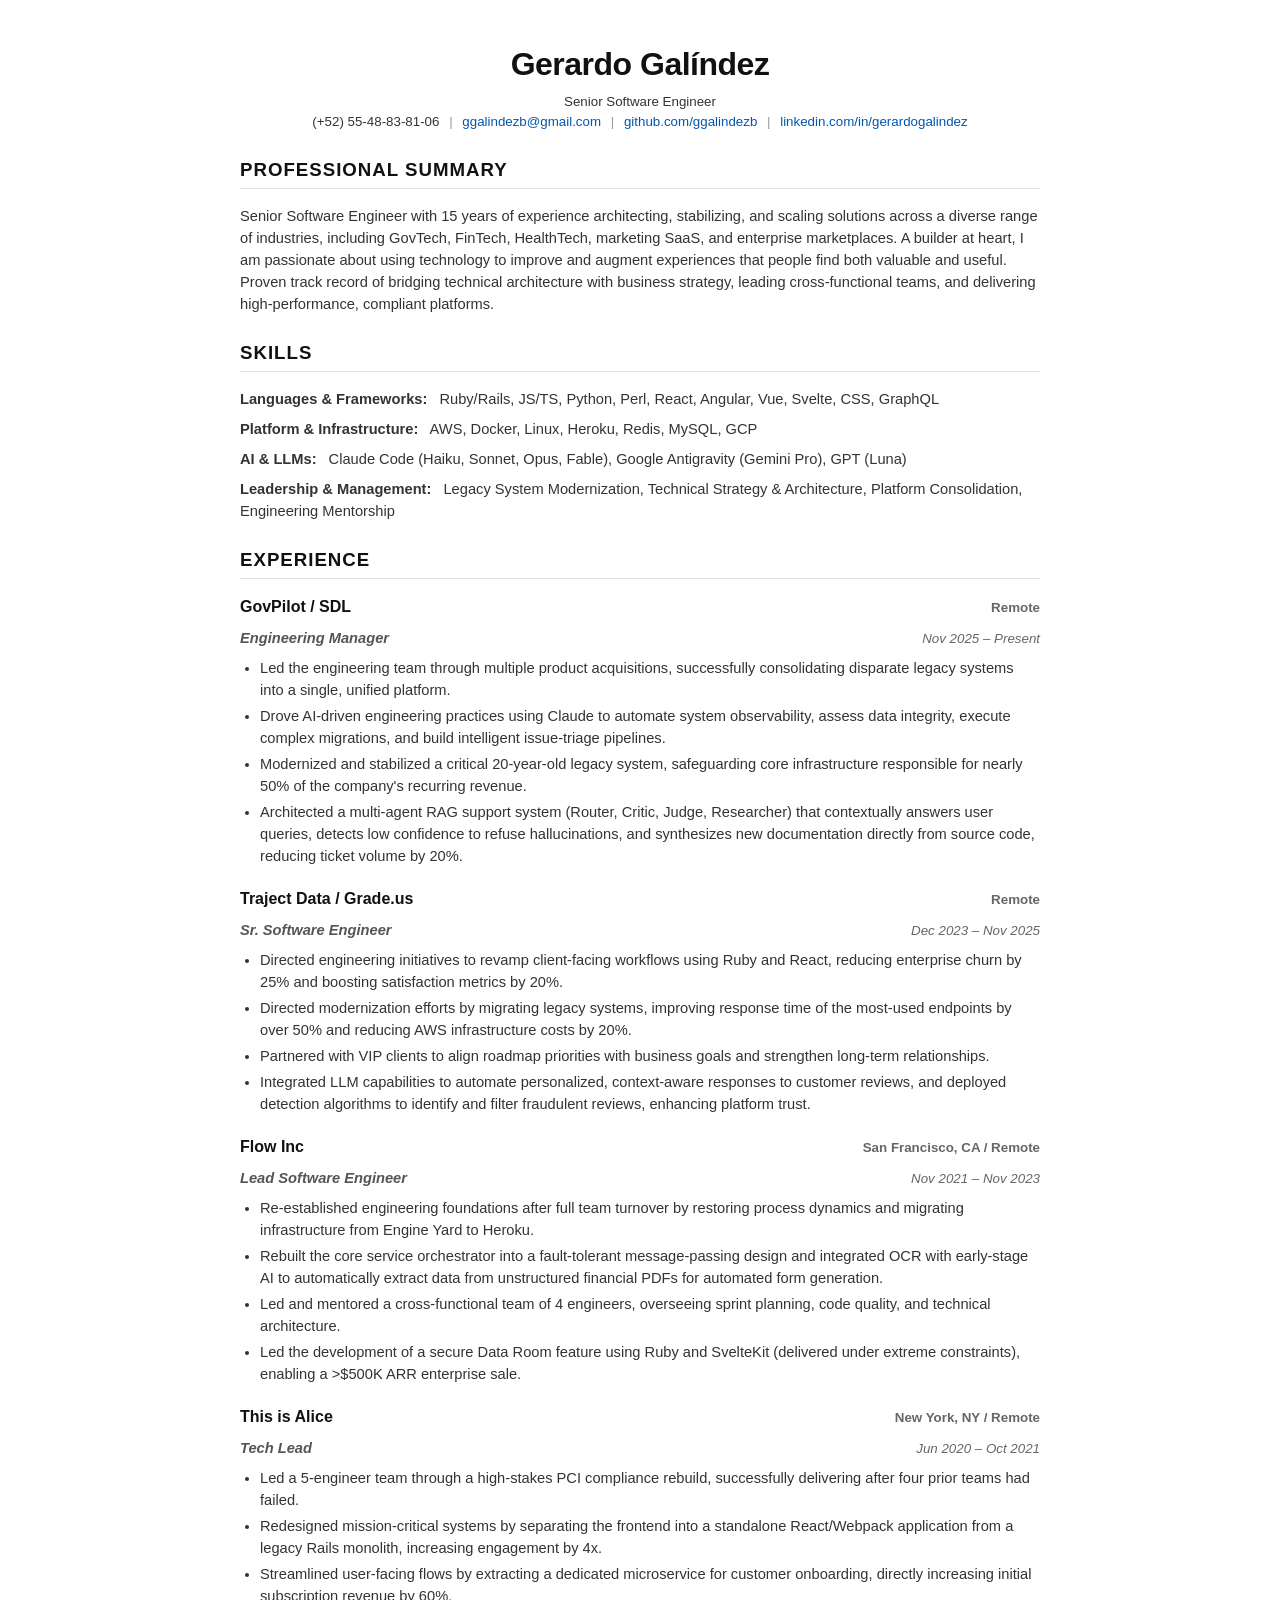
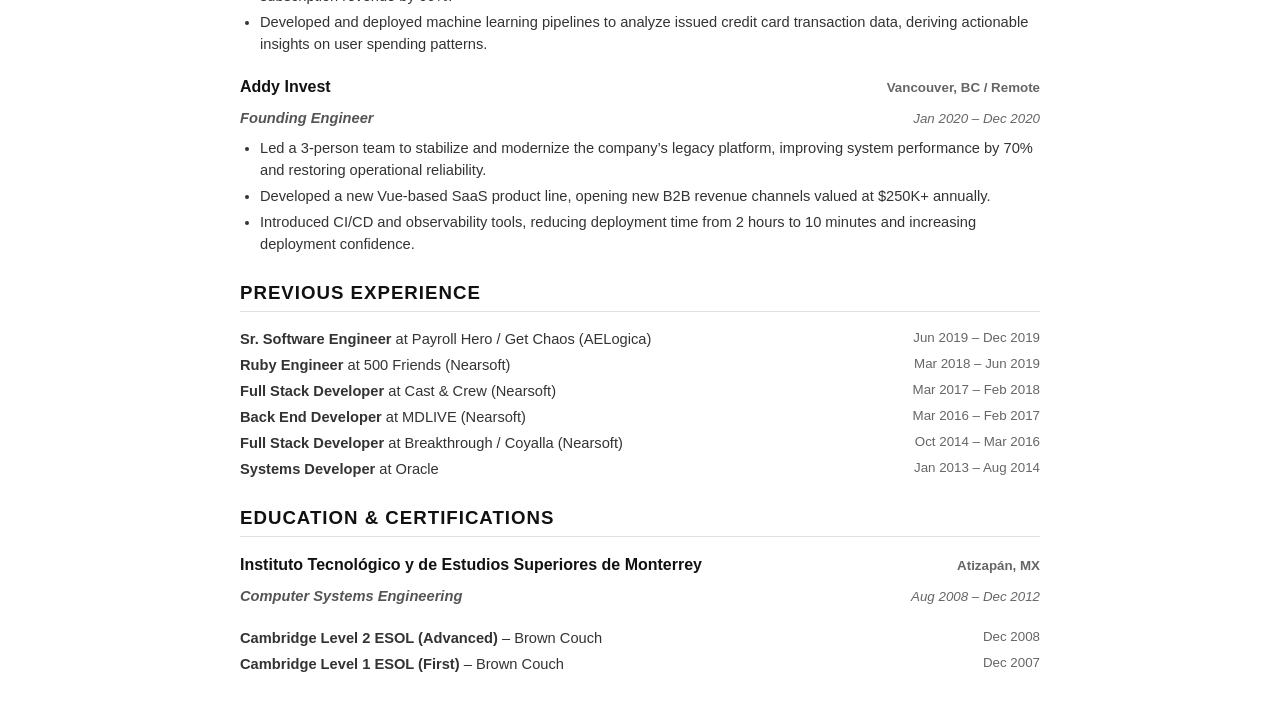
<file: modern-ats.html>
<!DOCTYPE html>
<html lang="en">
<head>
  <meta charset="UTF-8">
  <meta name="viewport" content="width=device-width, initial-scale=1.0">
  <meta name="description" content="Resume of Gerardo Galíndez, Senior Software Engineer">

  <title>Gerardo Galindez - Resume</title>
  <style>
    /* Modern, ATS-friendly typography and layout */
    :root {
      --text-color: #333333;
      --heading-color: #111111;
      --link-color: #0056b3;
      --border-color: #e0e0e0;
      --font-family: -apple-system, BlinkMacSystemFont, "Segoe UI", Roboto, Helvetica, Arial, sans-serif;
    }
    
    body {
      font-family: var(--font-family);
      color: var(--text-color);
      line-height: 1.5;
      margin: 0;
      padding: 0;
      background-color: #ffffff;
      font-size: 11pt; /* Good baseline for PDF export */
    }

    main {
      max-width: 800px;
      margin: 0 auto;
      padding: 40px 20px;
    }

    h1, h2, h3, h4 {
      color: var(--heading-color);
      margin-top: 0;
      margin-bottom: 0.5rem;
    }

    h1 {
      font-size: 24pt;
      margin-bottom: 0.25rem;
      text-align: center;
      letter-spacing: -0.5px;
    }

    h2 {
      font-size: 14pt;
      text-transform: uppercase;
      letter-spacing: 1px;
      border-bottom: 1px solid var(--border-color);
      padding-bottom: 4px;
      margin-top: 24px;
      margin-bottom: 16px;
    }

    h3 {
      font-size: 12pt;
      display: flex;
      justify-content: space-between;
      align-items: baseline;
    }

    h4 {
      font-size: 11pt;
      font-weight: 500;
      font-style: italic;
      color: #555555;
      display: flex;
      justify-content: space-between;
      align-items: baseline;
      margin-bottom: 8px;
    }

    .contact-info {
      text-align: center;
      margin-bottom: 24px;
      font-size: 10pt;
    }

    .contact-info a {
      color: var(--link-color);
      text-decoration: none;
    }

    .contact-info span {
      margin: 0 6px;
      color: #999;
    }

    ul {
      margin-top: 0;
      padding-left: 20px;
      margin-bottom: 16px;
    }

    li {
      margin-bottom: 4px;
    }

    .job {
      margin-bottom: 20px;
      page-break-inside: avoid;
    }

    .job-title {
      font-weight: bold;
    }

    .job-company {
      font-weight: bold;
    }

    .job-date, .job-location {
      font-size: 10pt;
      color: #666;
    }

    .skills-section {
      margin-bottom: 16px;
    }
    
    .skills-category {
      font-weight: bold;
      margin-right: 8px;
    }
    
    .skills-list {
      margin-bottom: 8px;
    }

    .summary-role {
      display: flex;
      justify-content: space-between;
      margin-bottom: 4px;
    }

    @media print {
      body {
        font-size: 10pt;
        line-height: 1.35;
      }
      main {
        padding: 0;
      }
      h2 {
        margin-top: 12px;
        margin-bottom: 8px;
      }
      .job {
        margin-bottom: 12px;
      }
      ul {
        margin-bottom: 8px;
      }
      .contact-info {
        margin-bottom: 12px;
      }
      a {
        color: black !important;
        text-decoration: none !important;
      }
    }
  </style>
</head>
<body>
  <main>
    <header>
      <h1>Gerardo Gal&iacute;ndez</h1>
      <div class="contact-info">
        Senior Software Engineer<br>
        (+52) 55-48-83-81-06 <span>|</span> <a href="mailto:ggalindezb@gmail.com">ggalindezb@gmail.com</a> <span>|</span> <a href="https://github.com/ggalindezb">github.com/ggalindezb</a> <span>|</span> <a href="https://www.linkedin.com/in/gerardogalindez/">linkedin.com/in/gerardogalindez</a>
      </div>
    </header>

    <section>
      <h2>Professional Summary</h2>
      <p>Senior Software Engineer with 15 years of experience architecting, stabilizing, and scaling solutions across a diverse range of industries, including GovTech, FinTech, HealthTech, marketing SaaS, and enterprise marketplaces. A builder at heart, I am passionate about using technology to improve and augment experiences that people find both valuable and useful. Proven track record of bridging technical architecture with business strategy, leading cross-functional teams, and delivering high-performance, compliant platforms.</p>
    </section>

    <section>
      <h2>Skills</h2>
      <div class="skills-list">
        <span class="skills-category">Languages & Frameworks:</span>
        Ruby/Rails, JS/TS, Python, Perl, React, Angular, Vue, Svelte, CSS, GraphQL
      </div>
      <div class="skills-list">
        <span class="skills-category">Platform & Infrastructure:</span>
        AWS, Docker, Linux, Heroku, Redis, MySQL, GCP
      </div>
      <div class="skills-list">
        <span class="skills-category">AI & LLMs:</span>
        Claude Code (Haiku, Sonnet, Opus, Fable), Google Antigravity (Gemini Pro), GPT (Luna)
      </div>
      <div class="skills-list">
        <span class="skills-category">Leadership & Management:</span>
        Legacy System Modernization, Technical Strategy & Architecture, Platform Consolidation, Engineering Mentorship
      </div>
    </section>

    <section>
      <h2>Experience</h2>

      <div class="job">
        <h3>
          <span class="job-company">GovPilot / SDL</span>
          <span class="job-location">Remote</span>
        </h3>
        <h4>
          <span class="job-title">Engineering Manager</span>
          <span class="job-date">Nov 2025 &ndash; Present</span>
        </h4>
        <ul>
          <li>Led the engineering team through multiple product acquisitions, successfully consolidating disparate legacy systems into a single, unified platform.</li>
          <li>Drove AI-driven engineering practices using Claude to automate system observability, assess data integrity, execute complex migrations, and build intelligent issue-triage pipelines.</li>
          <li>Modernized and stabilized a critical 20-year-old legacy system, safeguarding core infrastructure responsible for nearly 50% of the company's recurring revenue.</li>
          <li>Architected a multi-agent RAG support system (Router, Critic, Judge, Researcher) that contextually answers user queries, detects low confidence to refuse hallucinations, and synthesizes new documentation directly from source code, reducing ticket volume by 20%.</li>
        </ul>
      </div>

      <div class="job">
        <h3>
          <span class="job-company">Traject Data / Grade.us</span>
          <span class="job-location">Remote</span>
        </h3>
        <h4>
          <span class="job-title">Sr. Software Engineer</span>
          <span class="job-date">Dec 2023 &ndash; Nov 2025</span>
        </h4>
        <ul>
          <li>Directed engineering initiatives to revamp client-facing workflows using Ruby and React, reducing enterprise churn by 25% and boosting satisfaction metrics by 20%.</li>
          <li>Directed modernization efforts by migrating legacy systems, improving response time of the most-used endpoints by over 50% and reducing AWS infrastructure costs by 20%.</li>
          <li>Partnered with VIP clients to align roadmap priorities with business goals and strengthen long-term relationships.</li>
          <li>Integrated LLM capabilities to automate personalized, context-aware responses to customer reviews, and deployed detection algorithms to identify and filter fraudulent reviews, enhancing platform trust.</li>
        </ul>
      </div>

      <div class="job">
        <h3>
          <span class="job-company">Flow Inc</span>
          <span class="job-location">San Francisco, CA / Remote</span>
        </h3>
        <h4>
          <span class="job-title">Lead Software Engineer</span>
          <span class="job-date">Nov 2021 &ndash; Nov 2023</span>
        </h4>
        <ul>
          <li>Re-established engineering foundations after full team turnover by restoring process dynamics and migrating infrastructure from Engine Yard to Heroku.</li>
          <li>Rebuilt the core service orchestrator into a fault-tolerant message-passing design and integrated OCR with early-stage AI to automatically extract data from unstructured financial PDFs for automated form generation.</li>
          <li>Led and mentored a cross-functional team of 4 engineers, overseeing sprint planning, code quality, and technical architecture.</li>
          <li>Led the development of a secure Data Room feature using Ruby and SvelteKit (delivered under extreme constraints), enabling a >$500K ARR enterprise sale.</li>
        </ul>
      </div>

      <div class="job">
        <h3>
          <span class="job-company">This is Alice</span>
          <span class="job-location">New York, NY / Remote</span>
        </h3>
        <h4>
          <span class="job-title">Tech Lead</span>
          <span class="job-date">Jun 2020 &ndash; Oct 2021</span>
        </h4>
        <ul>
          <li>Led a 5-engineer team through a high-stakes PCI compliance rebuild, successfully delivering after four prior teams had failed.</li>
          <li>Redesigned mission-critical systems by separating the frontend into a standalone React/Webpack application from a legacy Rails monolith, increasing engagement by 4x.</li>
          <li>Streamlined user-facing flows by extracting a dedicated microservice for customer onboarding, directly increasing initial subscription revenue by 60%.</li>
          <li>Developed and deployed machine learning pipelines to analyze issued credit card transaction data, deriving actionable insights on user spending patterns.</li>
        </ul>
      </div>

      <div class="job">
        <h3>
          <span class="job-company">Addy Invest</span>
          <span class="job-location">Vancouver, BC / Remote</span>
        </h3>
        <h4>
          <span class="job-title">Founding Engineer</span>
          <span class="job-date">Jan 2020 &ndash; Dec 2020</span>
        </h4>
        <ul>
          <li>Led a 3-person team to stabilize and modernize the company’s legacy platform, improving system performance by 70% and restoring operational reliability.</li>
          <li>Developed a new Vue-based SaaS product line, opening new B2B revenue channels valued at $250K+ annually.</li>
          <li>Introduced CI/CD and observability tools, reducing deployment time from 2 hours to 10 minutes and increasing deployment confidence.</li>
        </ul>
      </div>

      <h2>Previous Experience</h2>

      <div class="summary-role">
        <span><strong>Sr. Software Engineer</strong> at Payroll Hero / Get Chaos (AELogica)</span>
        <span class="job-date">Jun 2019 &ndash; Dec 2019</span>
      </div>
      <div class="summary-role">
        <span><strong>Ruby Engineer</strong> at 500 Friends (Nearsoft)</span>
        <span class="job-date">Mar 2018 &ndash; Jun 2019</span>
      </div>
      <div class="summary-role">
        <span><strong>Full Stack Developer</strong> at Cast & Crew (Nearsoft)</span>
        <span class="job-date">Mar 2017 &ndash; Feb 2018</span>
      </div>
      <div class="summary-role">
        <span><strong>Back End Developer</strong> at MDLIVE (Nearsoft)</span>
        <span class="job-date">Mar 2016 &ndash; Feb 2017</span>
      </div>
      <div class="summary-role">
        <span><strong>Full Stack Developer</strong> at Breakthrough / Coyalla (Nearsoft)</span>
        <span class="job-date">Oct 2014 &ndash; Mar 2016</span>
      </div>
      <div class="summary-role">
        <span><strong>Systems Developer</strong> at Oracle</span>
        <span class="job-date">Jan 2013 &ndash; Aug 2014</span>
      </div>
    </section>

    <section>
      <h2>Education & Certifications</h2>
      <div class="job">
        <h3>
          <span class="job-company">Instituto Tecnol&oacute;gico y de Estudios Superiores de Monterrey</span>
          <span class="job-location">Atizapán, MX</span>
        </h3>
        <h4>
          <span class="job-title">Computer Systems Engineering</span>
          <span class="job-date">Aug 2008 &ndash; Dec 2012</span>
        </h4>
      </div>
      <div class="summary-role">
        <span><strong>Cambridge Level 2 ESOL (Advanced)</strong> &ndash; Brown Couch</span>
        <span class="job-date">Dec 2008</span>
      </div>
      <div class="summary-role">
        <span><strong>Cambridge Level 1 ESOL (First)</strong> &ndash; Brown Couch</span>
        <span class="job-date">Dec 2007</span>
      </div>
    </section>
  </main>
</body>
</html>
</file>
